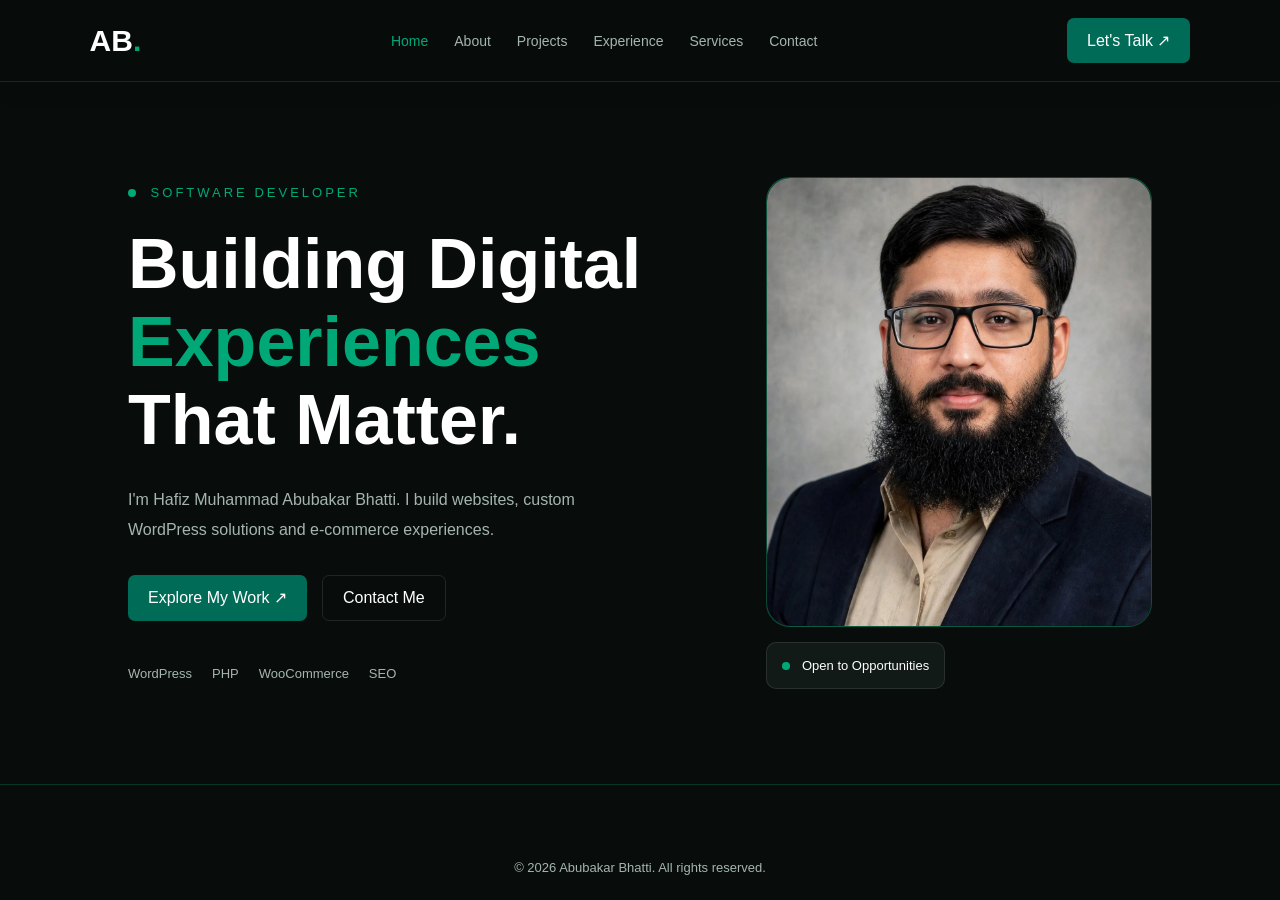
<file: index.html>
<!DOCTYPE html>
<html lang="en">
<head>
  <meta charset="UTF-8">
  <meta name="viewport" content="width=device-width, initial-scale=1.0">
  <meta name="description" content="Portfolio of Hafiz Muhammad Abubakar Bhatti, Software Developer.">
  <title>Abubakar Bhatti | Software Developer</title>
  <link rel="stylesheet" href="css/style.css">

</head>
<body>

  <header class="site-header">
    <a class="logo" href="index.html">
      AB<span>.</span>
    </a>

    <nav class="navigation">
      <a class="active" href="index.html">Home</a>
      <a href="about.html">About</a>
      <a href="projects.html">Projects</a>
      <a href="experience.html">Experience</a>
      <a href="services.html">Services</a>
      <a href="contact.html">Contact</a>
    </nav>

    <a class="header-btn" href="contact.html">
      Let's Talk <span>↗</span>
    </a>

    
    <button class="menu-btn"
        aria-label="Toggle menu"
        aria-expanded="false">
        ☰
    </button>
  </header>

  <main>
    <section class="hero">
      <div class="hero-content">
        <p class="eyebrow">
          <span class="status-dot"></span>
          SOFTWARE DEVELOPER
        </p>

        <h1>
          Building Digital<br>
          <span>Experiences</span><br>
          That Matter.
        </h1>

        <p class="hero-description">
          I'm Hafiz Muhammad Abubakar Bhatti.
          I build websites, custom WordPress solutions
          and e-commerce experiences.
        </p>

        <div class="hero-actions">
          <a class="primary-btn" href="projects.html">
            Explore My Work ↗
          </a>
          <a class="secondary-btn" href="contact.html">
            Contact Me
          </a>
        </div>

        <div class="hero-meta">
          <span>WordPress</span>
          <span>PHP</span>
          <span>WooCommerce</span>
          <span>SEO</span>
        </div>
      </div>

      <div class="hero-visual">
        <div class="profile-placeholder">
          <img
            src="images/abubakar-profile.jpg"
            alt="Hafiz Muhammad Abubakar Bhatti"
            class="hero-photo"
          >
        </div>
        <div class="floating-card">
          <span class="status-dot"></span>
          Open to Opportunities
        </div>
      </div>
    </section>
  </main>

  <footer class="site-footer">
    <p>© 2026 Abubakar Bhatti. All rights reserved.</p>
  </footer>

  <script src="js/main.js"></script>
</body>
</html>
</file>
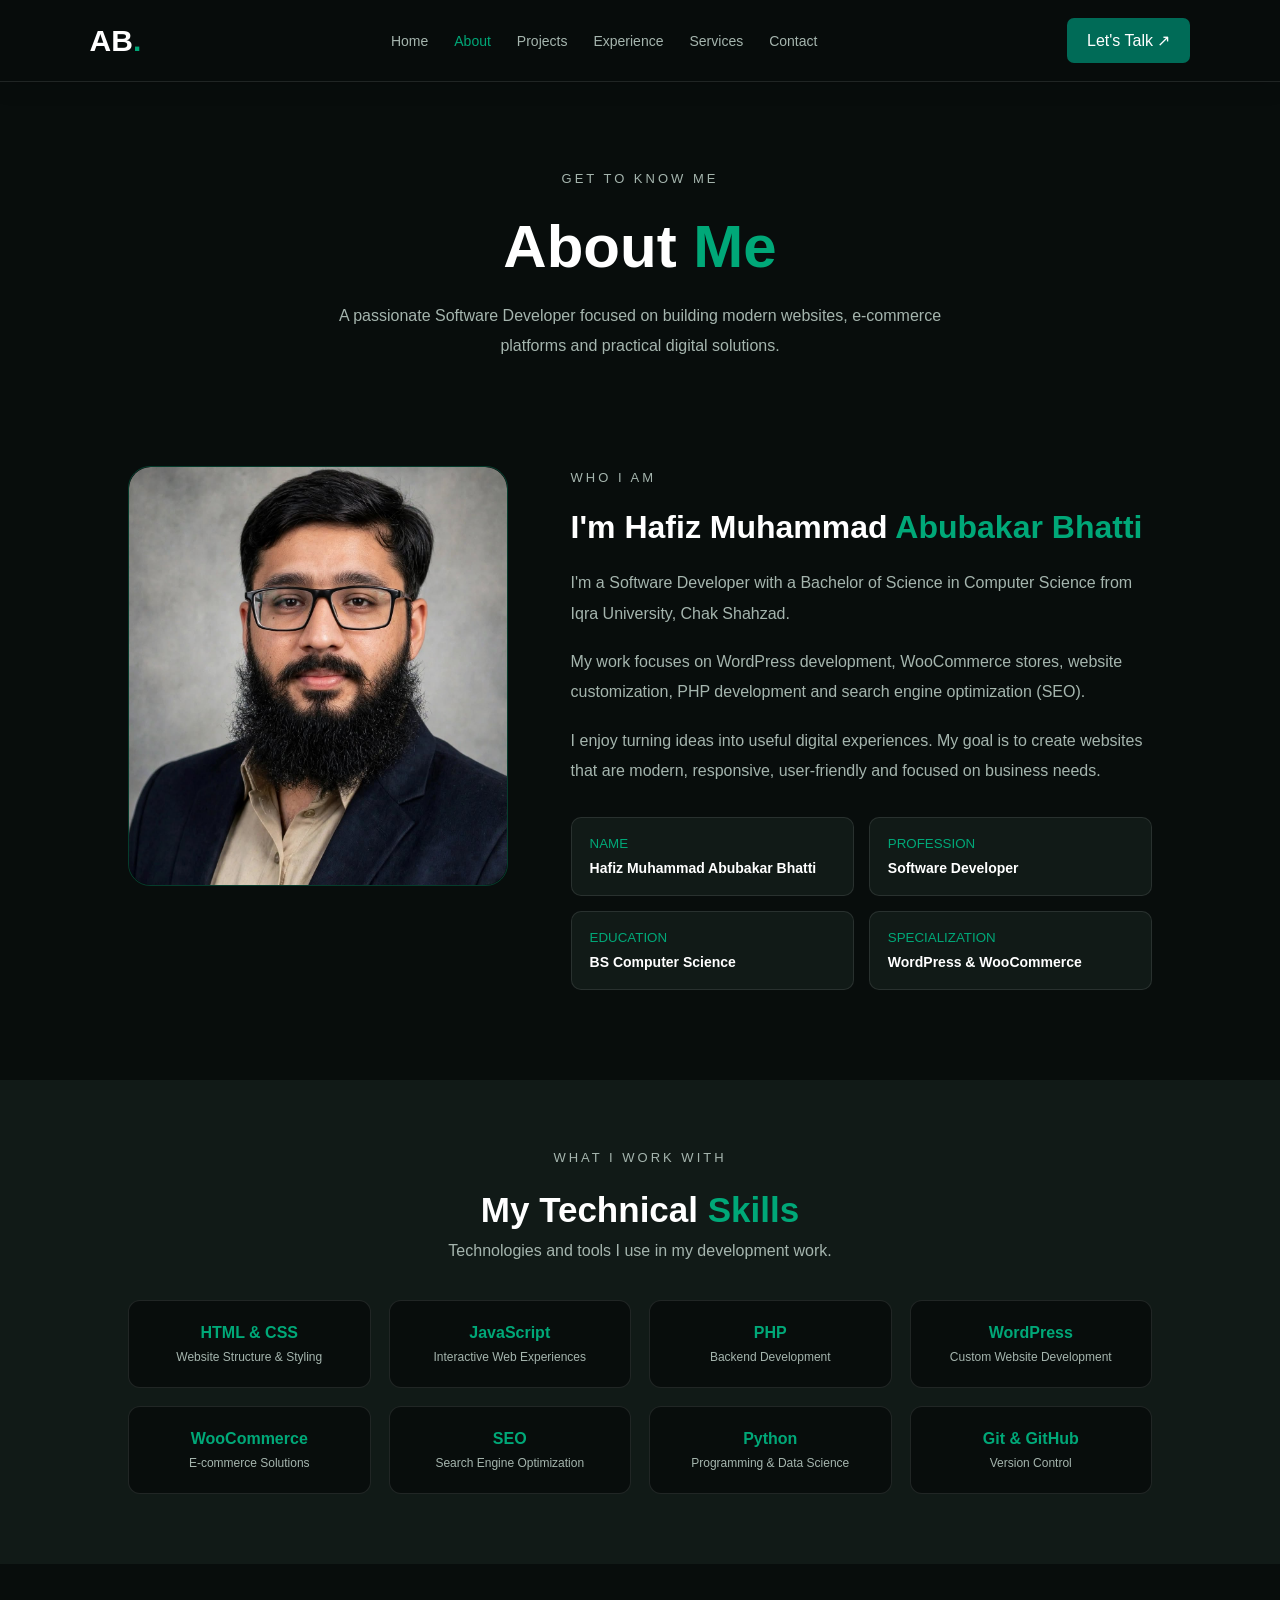
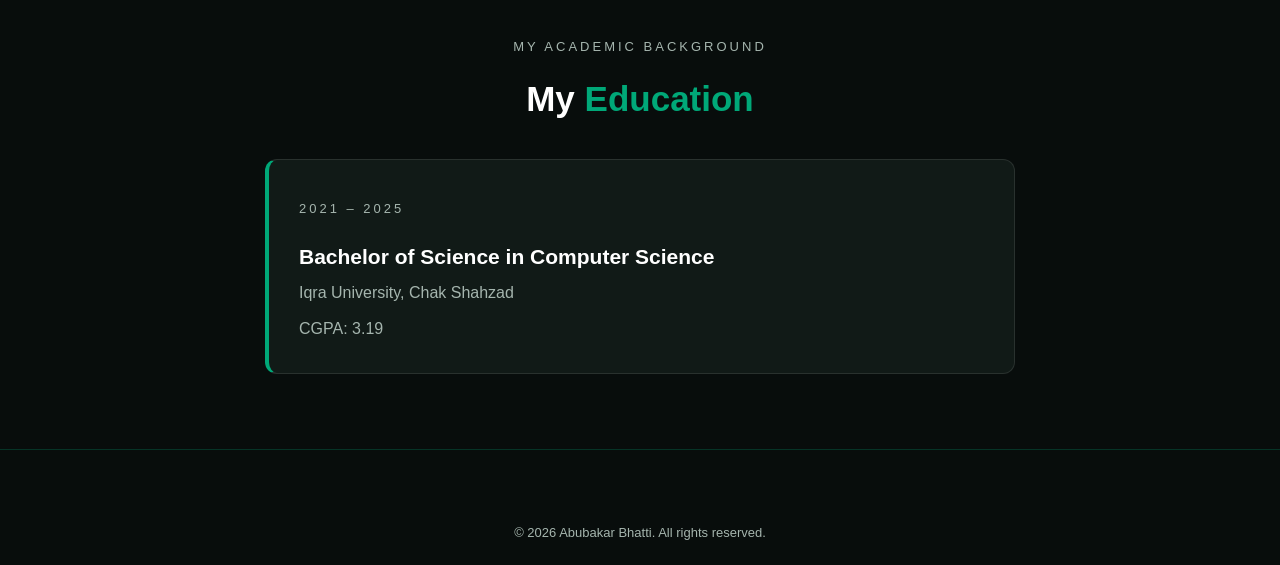
<file: about.html>
<!DOCTYPE html>
<html lang="en">
<head>
  <meta charset="UTF-8">
  <meta name="viewport" content="width=device-width, initial-scale=1.0">

  <meta name="description" content="Learn more about Hafiz Muhammad Abubakar Bhatti, Software Developer specializing in WordPress, WooCommerce and web development.">

  <title>About Me | Abubakar Bhatti</title>

  <link rel="stylesheet" href="css/style.css">

  <style>
    .about-hero {
      padding: 85px 10% 55px;
      text-align: center;
    }

    .about-hero h1 {
      font-size: clamp(38px, 5vw, 60px);
      margin: 20px 0;
    }

    .about-hero h1 span {
      color: var(--green-light);
    }

    .about-hero p {
      color: var(--muted);
      max-width: 650px;
      margin: auto;
      line-height: 1.9;
    }

    .about-section {
      padding: 50px 10% 90px;
      display: grid;
      grid-template-columns: 0.8fr 1.2fr;
      gap: 55px;
      align-items: start;
    }

    .about-image {
    width: 100%;
    max-width: 380px;
    height: 420px;
    overflow: hidden;
    border-radius: 22px;
    border: 1px solid rgba(0, 168, 120, 0.3);
}

.about-image img {
    width: 100%;
    height: 100%;
    display: block;
    object-fit: cover;
    object-position: center 20%;
    border-radius: 22px;
}

    .about-content h2 {
      font-size: 32px;
      margin-bottom: 22px;
    }

    .about-content h2 span {
      color: var(--green-light);
    }

    .about-content > p {
      color: var(--muted);
      line-height: 1.9;
      margin-bottom: 18px;
    }

    .info-grid {
      display: grid;
      grid-template-columns: 1fr 1fr;
      gap: 15px;
      margin-top: 30px;
    }

    .info-card {
      background: var(--surface);
      border: 1px solid var(--border);
      padding: 18px;
      border-radius: 10px;
    }

    .info-card small {
      display: block;
      color: var(--green-light);
      margin-bottom: 8px;
    }

    .info-card strong {
      font-size: 14px;
      overflow-wrap: anywhere;
    }

    .skills-section {
      padding: 70px 10%;
      background: var(--surface);
    }

    .section-heading {
      text-align: center;
      margin-bottom: 40px;
    }

    .section-heading h2 {
      font-size: 35px;
      margin-bottom: 12px;
    }

    .section-heading h2 span {
      color: var(--green-light);
    }

    .section-heading p {
      color: var(--muted);
    }

    .skills-grid {
      display: grid;
      grid-template-columns: repeat(4, 1fr);
      gap: 18px;
    }

    .skill-card {
      padding: 23px 15px;
      text-align: center;
      background: var(--bg);
      border: 1px solid var(--border);
      border-radius: 12px;
      transition: 0.3s;
    }

    .skill-card:hover {
      border-color: var(--green-light);
      transform: translateY(-5px);
    }

    .skill-card h3 {
      color: var(--green-light);
      font-size: 16px;
      margin-bottom: 8px;
    }

    .skill-card p {
      color: var(--muted);
      font-size: 12px;
    }

    .education-section {
      padding: 75px 10%;
    }

    .education-card {
      max-width: 750px;
      margin: auto;
      padding: 30px;
      background: var(--surface);
      border: 1px solid var(--border);
      border-left: 4px solid var(--green-light);
      border-radius: 12px;
    }

    .education-card h3 {
      font-size: 21px;
      margin-bottom: 10px;
    }

    .education-card p {
      color: var(--muted);
      line-height: 1.8;
      margin-top: 7px;
    }

    @media (max-width: 800px) {
      .about-section {
        grid-template-columns: 1fr;
      }

      .skills-grid {
        grid-template-columns: repeat(2, 1fr);
      }
    }

    @media (max-width: 500px) {
      .about-hero,
      .about-section,
      .skills-section,
      .education-section {
        padding-left: 6%;
        padding-right: 6%;
      }

      .info-grid {
        grid-template-columns: 1fr;
      }

      .skills-grid {
        grid-template-columns: 1fr 1fr;
      }

      .about-image {
        height: 350px;
        min-height: 0;
      }
    }
  </style>
</head>

<body>

  <!-- Header -->
  <header class="site-header">

    <a class="logo" href="index.html">
      AB<span>.</span>
    </a>

    <nav class="navigation">
      <a href="index.html">Home</a>
      <a class="active" href="about.html">About</a>
      <a href="projects.html">Projects</a>
      <a href="experience.html">Experience</a>
      <a href="services.html">Services</a>
      <a href="contact.html">Contact</a>
    </nav>

    <a class="header-btn" href="contact.html">
      Let's Talk <span>↗</span>
    </a>

    <button class="menu-btn"
      aria-label="Toggle menu"
      aria-expanded="false">
      ☰
    </button>

  </header>

  <main>

    <!-- About Hero -->
    <section class="about-hero">

      <p class="eyebrow">GET TO KNOW ME</p>

      <h1>About <span>Me</span></h1>

      <p>
        A passionate Software Developer focused on building
        modern websites, e-commerce platforms and practical
        digital solutions.
      </p>

    </section>

    <!-- About Content -->
    <section class="about-section">

      <div class="about-image">
          <img
              src="images/abubakar-profile.jpg"
              alt="Hafiz Muhammad Abubakar Bhatti"
          >
      </div>

      <div class="about-content">

        <p class="eyebrow">WHO I AM</p>

        <h2>
          I'm Hafiz Muhammad
          <span>Abubakar Bhatti</span>
        </h2>

        <p>
          I'm a Software Developer with a Bachelor of Science
          in Computer Science from Iqra University, Chak Shahzad.
        </p>

        <p>
          My work focuses on WordPress development, WooCommerce
          stores, website customization, PHP development and
          search engine optimization (SEO).
        </p>

        <p>
          I enjoy turning ideas into useful digital experiences.
          My goal is to create websites that are modern, responsive,
          user-friendly and focused on business needs.
        </p>

        <div class="info-grid">

          <div class="info-card">
            <small>NAME</small>
            <strong>Hafiz Muhammad Abubakar Bhatti</strong>
          </div>

          <div class="info-card">
            <small>PROFESSION</small>
            <strong>Software Developer</strong>
          </div>

          <div class="info-card">
            <small>EDUCATION</small>
            <strong>BS Computer Science</strong>
          </div>

          <div class="info-card">
            <small>SPECIALIZATION</small>
            <strong>WordPress & WooCommerce</strong>
          </div>

        </div>

      </div>

    </section>

    <!-- Skills -->
    <section class="skills-section">

      <div class="section-heading">
        <p class="eyebrow">WHAT I WORK WITH</p>
        <h2>My Technical <span>Skills</span></h2>
        <p>Technologies and tools I use in my development work.</p>
      </div>

      <div class="skills-grid">

        <div class="skill-card">
          <h3>HTML & CSS</h3>
          <p>Website Structure & Styling</p>
        </div>

        <div class="skill-card">
          <h3>JavaScript</h3>
          <p>Interactive Web Experiences</p>
        </div>

        <div class="skill-card">
          <h3>PHP</h3>
          <p>Backend Development</p>
        </div>

        <div class="skill-card">
          <h3>WordPress</h3>
          <p>Custom Website Development</p>
        </div>

        <div class="skill-card">
          <h3>WooCommerce</h3>
          <p>E-commerce Solutions</p>
        </div>

        <div class="skill-card">
          <h3>SEO</h3>
          <p>Search Engine Optimization</p>
        </div>

        <div class="skill-card">
          <h3>Python</h3>
          <p>Programming & Data Science</p>
        </div>

        <div class="skill-card">
          <h3>Git & GitHub</h3>
          <p>Version Control</p>
        </div>

      </div>

    </section>

    <!-- Education -->
    <section class="education-section">

      <div class="section-heading">
        <p class="eyebrow">MY ACADEMIC BACKGROUND</p>
        <h2>My <span>Education</span></h2>
      </div>

      <div class="education-card">

        <p class="eyebrow">2021 – 2025</p>

        <h3>Bachelor of Science in Computer Science</h3>

        <p>Iqra University, Chak Shahzad</p>

        <p>CGPA: 3.19</p>

      </div>

    </section>

  </main>

  <!-- Footer -->
  <footer class="site-footer">
    <p>© 2026 Abubakar Bhatti. All rights reserved.</p>
  </footer>

  <script src="js/main.js"></script>

</body>
</html>
</file>
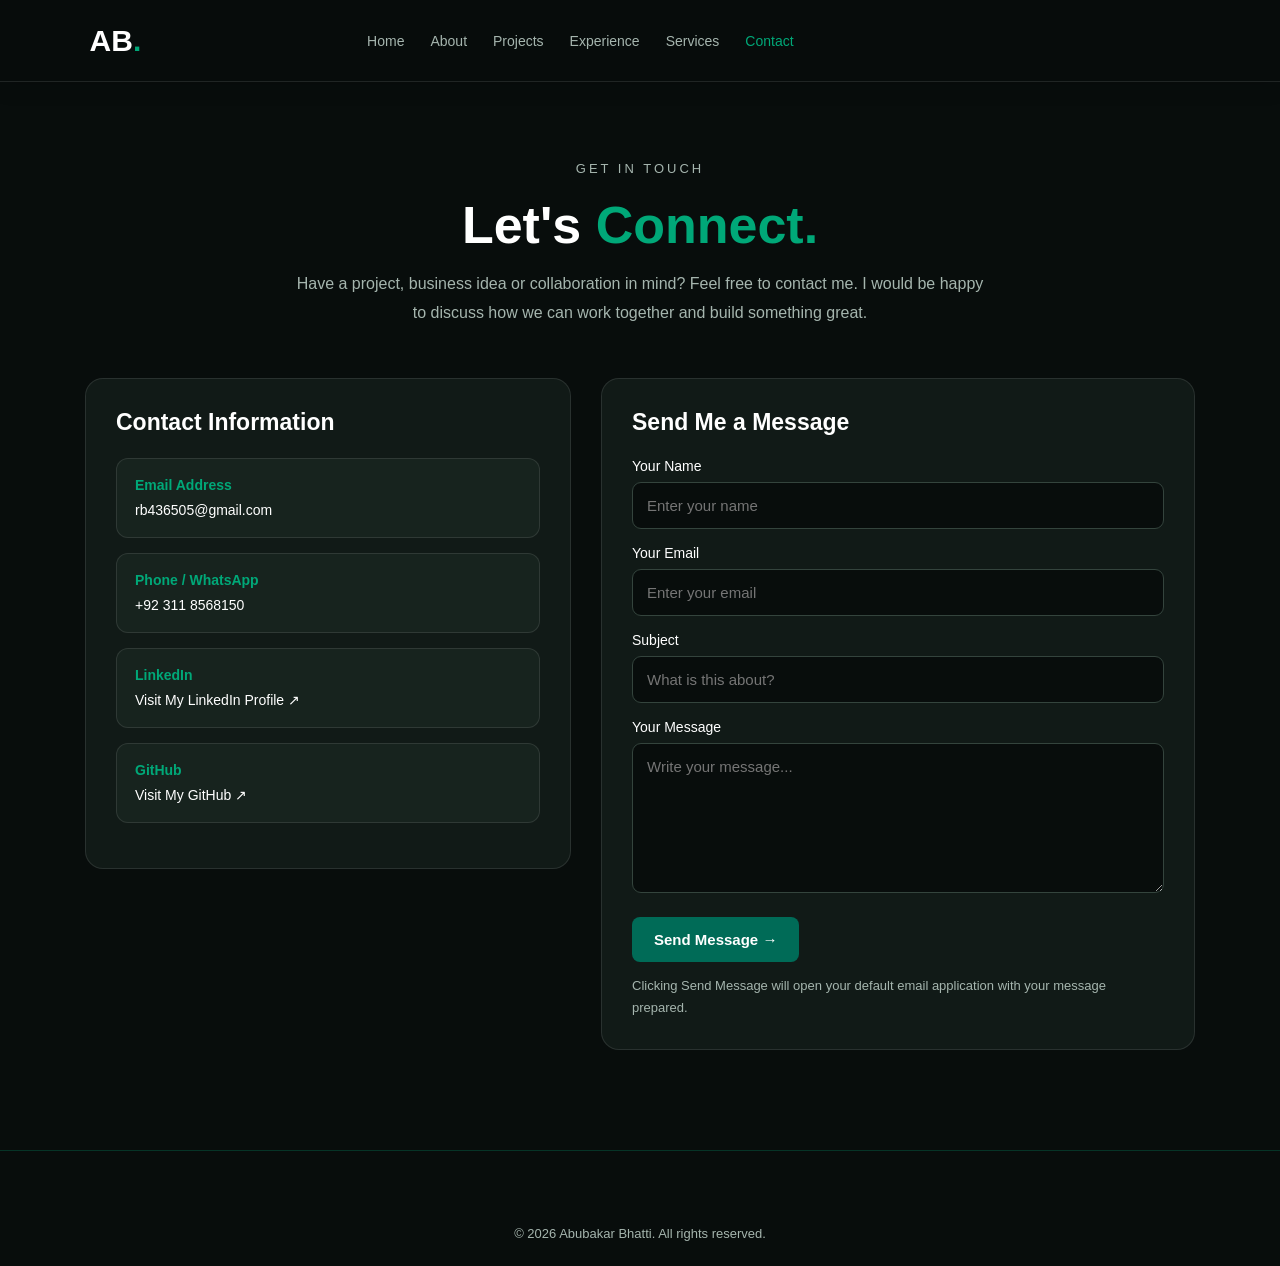
<file: contact.html>
<!DOCTYPE html>
<html lang="en">

<head>
  <meta charset="UTF-8">
  <meta name="viewport" content="width=device-width, initial-scale=1.0">

  <meta name="description" content="Contact Hafiz Muhammad Abubakar Bhatti, Software Developer, for website development, WordPress, PHP and e-commerce projects.">

  <title>Contact | Abubakar Bhatti</title>

  <link rel="stylesheet" href="css/style.css">

  <style>

    /* CONTACT PAGE */

    .contact-section {
      max-width: 1150px;
      margin: auto;
      padding: 75px 20px 100px;
    }

    .contact-heading {
      text-align: center;
      margin-bottom: 50px;
    }

    .contact-heading h1 {
      font-size: clamp(34px, 5vw, 52px);
      margin: 15px 0;
    }

    .contact-heading h1 span {
      color: var(--green-light);
    }

    .contact-heading p {
      color: var(--muted);
      max-width: 700px;
      margin: auto;
      line-height: 1.8;
    }


    /* HEADER ALIGNMENT */

    .header-spacer {
      width: 171px;
      height: 66px;
      flex-shrink: 0;
      visibility: hidden;
    }


    /* CONTACT LAYOUT */

    .contact-layout {
      display: grid;
      grid-template-columns: 0.9fr 1.1fr;
      gap: 30px;
      align-items: start;
    }

    .contact-info,
    .contact-form {
      background: var(--surface);
      border: 1px solid var(--border);
      border-radius: 18px;
      padding: 30px;
    }

    .contact-info h2,
    .contact-form h2 {
      margin-bottom: 22px;
      font-size: 23px;
    }


    /* CONTACT INFORMATION */

    .contact-item {
      padding: 18px;
      margin-bottom: 15px;
      background: #17231E;
      border: 1px solid var(--border);
      border-radius: 12px;
      transition: 0.3s ease;
    }

    .contact-item:hover {
      border-color: var(--green-light);
      transform: translateY(-3px);
    }

    .contact-item h3 {
      color: var(--green-light);
      font-size: 14px;
      margin-bottom: 8px;
    }

    .contact-item a {
      color: var(--white);
      text-decoration: none;
      overflow-wrap: anywhere;
      font-size: 14px;
    }

    .contact-item a:hover {
      color: var(--green-light);
    }


    /* CONTACT FORM */

    .contact-form label {
      display: block;
      margin: 16px 0 8px;
      color: var(--white);
      font-size: 14px;
    }

    .contact-form input,
    .contact-form textarea {
      width: 100%;
      padding: 14px;
      border-radius: 9px;
      border: 1px solid #34443D;
      background: var(--bg);
      color: var(--white);
      font-family: inherit;
      font-size: 15px;
      outline: none;
      transition: 0.3s ease;
    }

    .contact-form input:focus,
    .contact-form textarea:focus {
      border-color: var(--green-light);
      box-shadow: 0 0 0 3px rgba(0,168,120,0.10);
    }

    .contact-form textarea {
      min-height: 150px;
      resize: vertical;
    }

    .contact-form button {
      margin-top: 20px;
      padding: 14px 22px;
      background: var(--green);
      color: var(--white);
      border: none;
      border-radius: 8px;
      cursor: pointer;
      font-size: 15px;
      font-weight: 600;
      transition: 0.3s ease;
    }

    .contact-form button:hover {
      background: var(--green-light);
      transform: translateY(-2px);
    }

    .contact-note {
      color: var(--muted);
      font-size: 13px;
      margin-top: 13px;
      line-height: 1.7;
    }

    .form-status {
      display: none;
      margin-top: 15px;
      color: var(--green-light);
      font-size: 14px;
      line-height: 1.7;
    }


    /* RESPONSIVE DESIGN */

    @media (max-width: 768px) {

      .header-spacer {
        display: none;
      }

      .contact-layout {
        grid-template-columns: 1fr;
      }

      .contact-info,
      .contact-form {
        padding: 22px;
      }

      .contact-section {
        padding-top: 55px;
      }

    }

    @media (max-width: 480px) {

      .contact-heading {
        margin-bottom: 35px;
      }

      .contact-form button {
        width: 100%;
      }

    }

  </style>

</head>

<body>


  <!-- HEADER -->

  <header class="site-header">

    <a class="logo" href="index.html">
      AB<span>.</span>
    </a>

    <nav class="navigation">

      <a href="index.html">Home</a>

      <a href="about.html">About</a>

      <a href="projects.html">Projects</a>

      <a href="experience.html">Experience</a>

      <a href="services.html">Services</a>

      <a class="active" href="contact.html">Contact</a>

    </nav>

    <!-- Empty space keeps header alignment consistent with Home -->

    <div class="header-spacer" aria-hidden="true"></div>

    <button
      class="menu-btn"
      aria-label="Toggle menu"
      aria-expanded="false"
      type="button">

      ☰

    </button>

  </header>


  <!-- MAIN CONTACT SECTION -->

  <main>

    <section class="contact-section">

      <div class="contact-heading">

        <p class="eyebrow">GET IN TOUCH</p>

        <h1>
          Let's <span>Connect.</span>
        </h1>

        <p>
          Have a project, business idea or collaboration in mind?
          Feel free to contact me. I would be happy to discuss
          how we can work together and build something great.
        </p>

      </div>


      <div class="contact-layout">


        <!-- CONTACT INFORMATION -->

        <section class="contact-info">

          <h2>Contact Information</h2>


          <div class="contact-item">

            <h3>Email Address</h3>

            <a href="mailto:rb436505@gmail.com">
              rb436505@gmail.com
            </a>

          </div>


          <div class="contact-item">

            <h3>Phone / WhatsApp</h3>

            <a
              href="https://wa.me/923118568150"
              target="_blank"
              rel="noopener noreferrer">

              +92 311 8568150

            </a>

          </div>


          <div class="contact-item">

            <h3>LinkedIn</h3>

            <a
              href="https://www.linkedin.com/in/hafizmuhammadabubakarbhatti"
              target="_blank"
              rel="noopener noreferrer">

              Visit My LinkedIn Profile ↗

            </a>

          </div>


          <div class="contact-item">

            <h3>GitHub</h3>

            <a
              href="https://github.com/abubakar150"
              target="_blank"
              rel="noopener noreferrer">

              Visit My GitHub ↗

            </a>

          </div>

        </section>



        <!-- CONTACT FORM -->

        <section class="contact-form">

          <h2>Send Me a Message</h2>

          <form id="contactForm">


            <label for="name">
              Your Name
            </label>

            <input
              type="text"
              id="name"
              name="name"
              required
              maxlength="100"
              autocomplete="name"
              placeholder="Enter your name">


            <label for="email">
              Your Email
            </label>

            <input
              type="email"
              id="email"
              name="email"
              required
              maxlength="150"
              autocomplete="email"
              placeholder="Enter your email">


            <label for="subject">
              Subject
            </label>

            <input
              type="text"
              id="subject"
              name="subject"
              required
              maxlength="150"
              placeholder="What is this about?">


            <label for="message">
              Your Message
            </label>

            <textarea
              id="message"
              name="message"
              required
              maxlength="3000"
              placeholder="Write your message..."></textarea>


            <button type="submit">
              Send Message →
            </button>


            <p class="contact-note">
              Clicking Send Message will open your default
              email application with your message prepared.
            </p>


            <p
              class="form-status"
              id="formStatus"
              role="status"
              aria-live="polite">
            </p>

          </form>

        </section>

      </div>

    </section>

  </main>



  <!-- FOOTER -->

  <footer class="site-footer">

    <p>
      © 2026 Abubakar Bhatti. All rights reserved.
    </p>

  </footer>



  <!-- MAIN JAVASCRIPT -->

  <script src="js/main.js"></script>



  <!-- CONTACT FORM JAVASCRIPT -->

  <script>

    const contactForm = document.getElementById("contactForm");

    if (contactForm) {

      contactForm.addEventListener("submit", function(event) {

        event.preventDefault();

        if (!contactForm.reportValidity()) {
          return;
        }

        const name =
          document.getElementById("name").value.trim();

        const email =
          document.getElementById("email").value.trim();

        const subject =
          document.getElementById("subject").value.trim();

        const message =
          document.getElementById("message").value.trim();


        const body =
          "Name: " + name + "\n" +
          "Email: " + email + "\n\n" +
          "Message:\n" + message;


        const mailtoLink =
          "mailto:rb436505@gmail.com" +
          "?subject=" + encodeURIComponent(subject) +
          "&body=" + encodeURIComponent(body);


        const status =
          document.getElementById("formStatus");

        status.style.display = "block";

        status.textContent =
          "Your email application should open now. Please review and send your message there.";


        window.location.href = mailtoLink;

      });

    }

  </script>

</body>
</html>
</file>
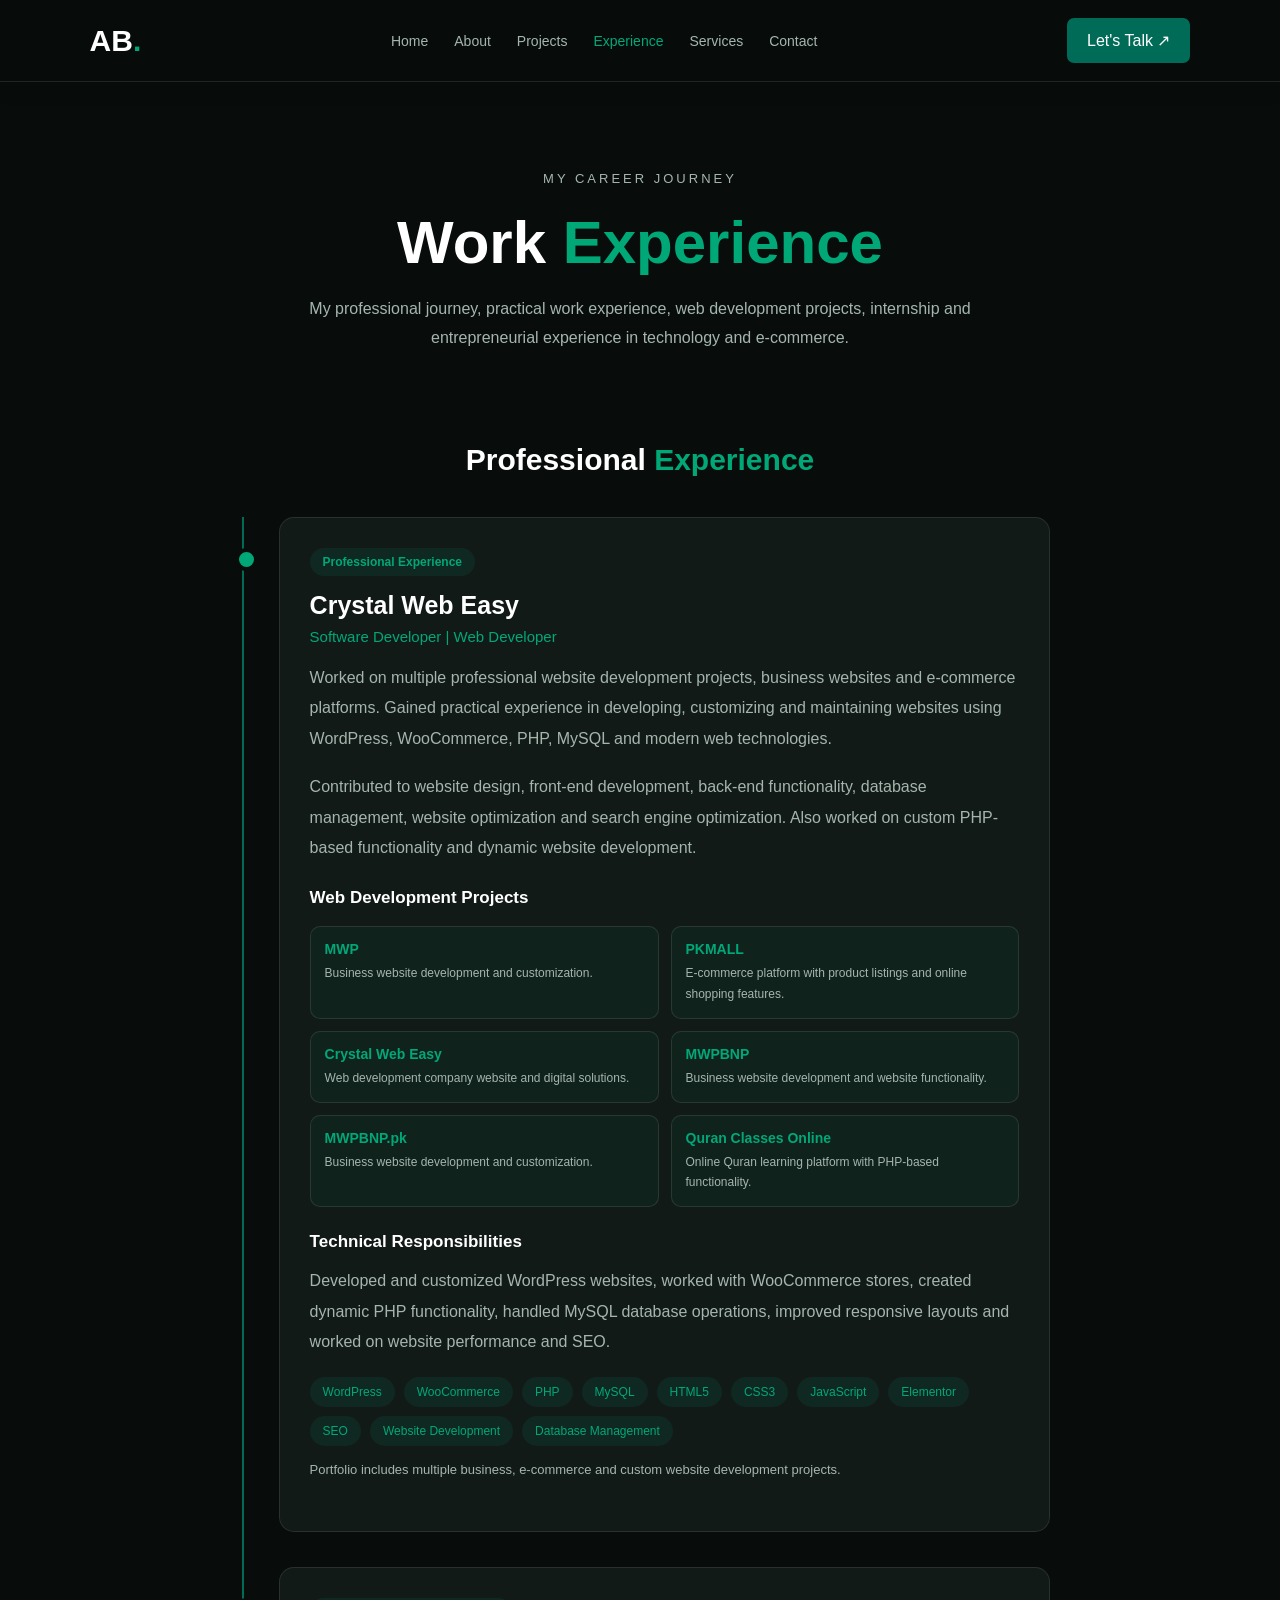
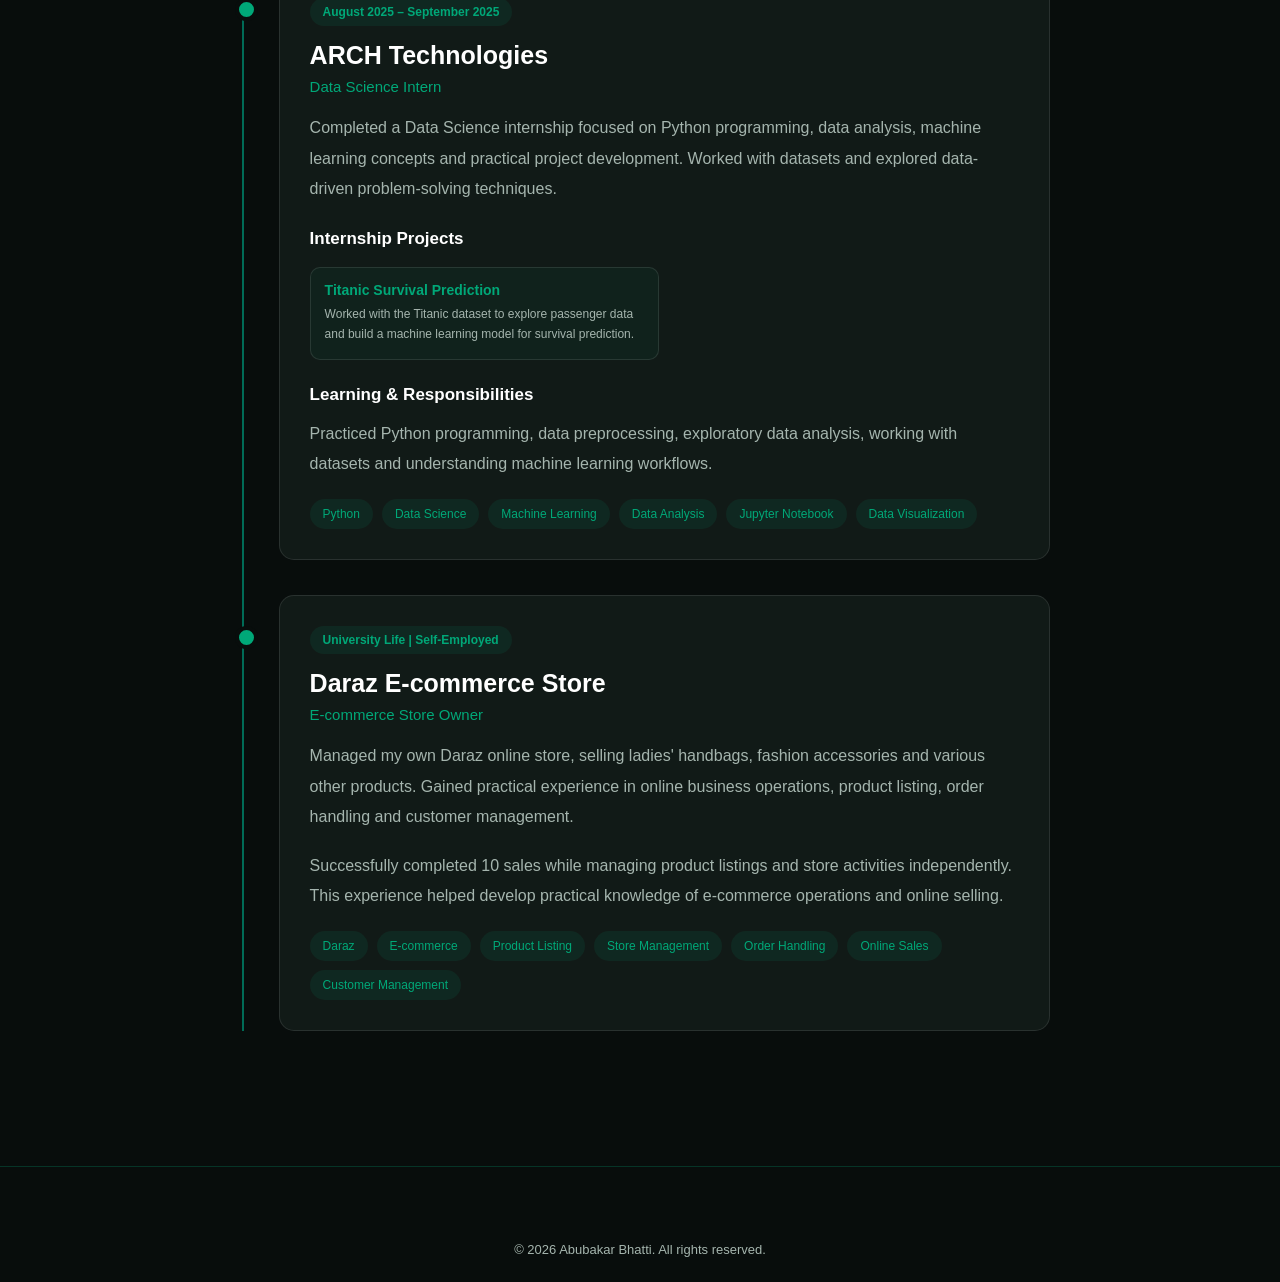
<file: experience.html>
<!DOCTYPE html>
<html lang="en">
<head>
  <meta charset="UTF-8">
  <meta name="viewport" content="width=device-width, initial-scale=1.0">

  <meta name="description" content="Professional experience, web development projects, PHP and MySQL development, data science internship and e-commerce experience of Hafiz Muhammad Abubakar Bhatti.">

  <title>Experience | Abubakar Bhatti</title>

  <link rel="stylesheet" href="css/style.css">

  <style>
    .experience-hero {
      text-align: center;
      padding: 85px 7% 55px;
    }

    .experience-hero h1 {
      font-size: clamp(38px, 5vw, 60px);
      margin: 18px 0;
    }

    .experience-hero h1 span {
      color: var(--green-light);
    }

    .experience-hero p {
      color: var(--muted);
      max-width: 700px;
      margin: auto;
      line-height: 1.8;
    }

    .experience-section {
      max-width: 1000px;
      margin: auto;
      padding: 35px 7% 100px;
    }

    .timeline {
      position: relative;
      border-left: 2px solid var(--green);
      margin-left: 12px;
      padding-left: 35px;
    }

    .experience-card {
      position: relative;
      background: var(--surface);
      border: 1px solid var(--border);
      border-radius: 15px;
      padding: 30px;
      margin-bottom: 35px;
      transition: 0.3s ease;
    }

    .experience-card:hover {
      border-color: var(--green-light);
      transform: translateY(-4px);
      box-shadow: 0 12px 30px rgba(0,168,120,0.08);
    }

    .experience-card::before {
      content: "";
      position: absolute;
      width: 15px;
      height: 15px;
      background: var(--green-light);
      border: 4px solid var(--bg);
      border-radius: 50%;
      left: -45px;
      top: 30px;
    }

    .experience-date {
      display: inline-block;
      color: var(--green-light);
      background: rgba(0,168,120,0.10);
      padding: 7px 13px;
      border-radius: 20px;
      font-size: 12px;
      margin-bottom: 15px;
      font-weight: bold;
    }

    .experience-card h2 {
      font-size: 25px;
      margin-bottom: 8px;
    }

    .experience-card h3 {
      color: var(--green-light);
      font-size: 15px;
      font-weight: 500;
      margin-bottom: 18px;
    }

    .experience-card p {
      color: var(--muted);
      line-height: 1.9;
      margin-bottom: 18px;
    }

    .experience-card h4 {
      font-size: 17px;
      margin: 25px 0 14px;
      color: var(--white);
    }

    .project-list {
      display: grid;
      grid-template-columns: repeat(2, 1fr);
      gap: 12px;
      margin: 18px 0;
    }

    .project-item {
      background: rgba(0,168,120,0.06);
      border: 1px solid var(--border);
      border-radius: 10px;
      padding: 14px;
      transition: 0.3s ease;
    }

    .project-item:hover {
      border-color: var(--green-light);
      transform: translateY(-3px);
    }

    .project-item strong {
      display: block;
      color: var(--green-light);
      margin-bottom: 6px;
      font-size: 14px;
    }

    .project-item span {
      color: var(--muted);
      font-size: 12px;
      line-height: 1.6;
    }

    .experience-tags {
      display: flex;
      flex-wrap: wrap;
      gap: 9px;
      margin-top: 20px;
    }

    .experience-tags span {
      background: rgba(0,168,120,0.10);
      color: var(--green-light);
      padding: 8px 13px;
      border-radius: 20px;
      font-size: 12px;
    }

    .section-title {
      text-align: center;
      font-size: 30px;
      margin-bottom: 40px;
    }

    .section-title span {
      color: var(--green-light);
    }

    .project-note {
      font-size: 13px;
      color: var(--muted);
      margin-top: 12px;
    }

    @media (max-width: 600px) {
      .experience-section {
        padding-left: 7%;
        padding-right: 5%;
      }

      .experience-card {
        padding: 22px;
      }

      .experience-card h2 {
        font-size: 21px;
      }

      .project-list {
        grid-template-columns: 1fr;
      }
    }
  </style>
</head>

<body>

  <!-- Header -->
  <header class="site-header">

    <a class="logo" href="index.html">AB<span>.</span></a>

    <nav class="navigation">
      <a href="index.html">Home</a>
      <a href="about.html">About</a>
      <a href="projects.html">Projects</a>
      <a class="active" href="experience.html">Experience</a>
      <a href="services.html">Services</a>
      <a href="contact.html">Contact</a>
    </nav>

    <a class="header-btn" href="contact.html">Let's Talk ↗</a>

    <button class="menu-btn"
      aria-label="Toggle menu"
      aria-expanded="false"
      type="button">
      ☰
    </button>

  </header>

  <main>

    <!-- Hero -->
    <section class="experience-hero">

      <p class="eyebrow">MY CAREER JOURNEY</p>

      <h1>Work <span>Experience</span></h1>

      <p>
        My professional journey, practical work experience,
        web development projects, internship and entrepreneurial
        experience in technology and e-commerce.
      </p>

    </section>

    <section class="experience-section">

      <h2 class="section-title">
        Professional <span>Experience</span>
      </h2>

      <div class="timeline">

        <!-- Crystal Web Easy -->
        <article class="experience-card">

          <div class="experience-date">
            Professional Experience
          </div>

          <h2>Crystal Web Easy</h2>

          <h3>Software Developer | Web Developer</h3>

          <p>
            Worked on multiple professional website development
            projects, business websites and e-commerce platforms.
            Gained practical experience in developing, customizing
            and maintaining websites using WordPress, WooCommerce,
            PHP, MySQL and modern web technologies.
          </p>

          <p>
            Contributed to website design, front-end development,
            back-end functionality, database management, website
            optimization and search engine optimization.
            Also worked on custom PHP-based functionality and
            dynamic website development.
          </p>

          <h4>Web Development Projects</h4>

          <div class="project-list">

            <div class="project-item">
              <strong>MWP</strong>
              <span>Business website development and customization.</span>
            </div>

            <div class="project-item">
              <strong>PKMALL</strong>
              <span>E-commerce platform with product listings and online shopping features.</span>
            </div>

            <div class="project-item">
              <strong>Crystal Web Easy</strong>
              <span>Web development company website and digital solutions.</span>
            </div>

            <div class="project-item">
              <strong>MWPBNP</strong>
              <span>Business website development and website functionality.</span>
            </div>

            <div class="project-item">
              <strong>MWPBNP.pk</strong>
              <span>Business website development and customization.</span>
            </div>

            <div class="project-item">
              <strong>Quran Classes Online</strong>
              <span>Online Quran learning platform with PHP-based functionality.</span>
            </div>

          </div>

          <h4>Technical Responsibilities</h4>

          <p>
            Developed and customized WordPress websites,
            worked with WooCommerce stores, created dynamic
            PHP functionality, handled MySQL database operations,
            improved responsive layouts and worked on website
            performance and SEO.
          </p>

          <div class="experience-tags">
            <span>WordPress</span>
            <span>WooCommerce</span>
            <span>PHP</span>
            <span>MySQL</span>
            <span>HTML5</span>
            <span>CSS3</span>
            <span>JavaScript</span>
            <span>Elementor</span>
            <span>SEO</span>
            <span>Website Development</span>
            <span>Database Management</span>
          </div>

          <p class="project-note">
            Portfolio includes multiple business, e-commerce
            and custom website development projects.
          </p>

        </article>

        <!-- ARCH Technologies -->
        <article class="experience-card">

          <div class="experience-date">
            August 2025 – September 2025
          </div>

          <h2>ARCH Technologies</h2>

          <h3>Data Science Intern</h3>

          <p>
            Completed a Data Science internship focused on
            Python programming, data analysis, machine learning
            concepts and practical project development.
            Worked with datasets and explored data-driven
            problem-solving techniques.
          </p>

          <h4>Internship Projects</h4>

          <div class="project-list">

            <div class="project-item">
              <strong>Titanic Survival Prediction</strong>
              <span>
                Worked with the Titanic dataset to explore
                passenger data and build a machine learning
                model for survival prediction.
              </span>
            </div>

          </div>

          <h4>Learning & Responsibilities</h4>

          <p>
            Practiced Python programming, data preprocessing,
            exploratory data analysis, working with datasets
            and understanding machine learning workflows.
          </p>

          <div class="experience-tags">
            <span>Python</span>
            <span>Data Science</span>
            <span>Machine Learning</span>
            <span>Data Analysis</span>
            <span>Jupyter Notebook</span>
            <span>Data Visualization</span>
          </div>

        </article>

        <!-- Daraz E-commerce Experience -->
        <article class="experience-card">

          <div class="experience-date">
            University Life | Self-Employed
          </div>

          <h2>Daraz E-commerce Store</h2>

          <h3>E-commerce Store Owner</h3>

          <p>
            Managed my own Daraz online store, selling ladies'
            handbags, fashion accessories and various other
            products. Gained practical experience in online
            business operations, product listing, order handling
            and customer management.
          </p>

          <p>
            Successfully completed 10 sales while managing
            product listings and store activities independently.
            This experience helped develop practical knowledge
            of e-commerce operations and online selling.
          </p>

          <div class="experience-tags">
            <span>Daraz</span>
            <span>E-commerce</span>
            <span>Product Listing</span>
            <span>Store Management</span>
            <span>Order Handling</span>
            <span>Online Sales</span>
            <span>Customer Management</span>
          </div>

        </article>

      </div>

    </section>

  </main>

  <!-- Footer -->
  <footer class="site-footer">
    <p>© 2026 Abubakar Bhatti. All rights reserved.</p>
  </footer>

  <script src="js/main.js"></script>

</body>
</html>
</file>
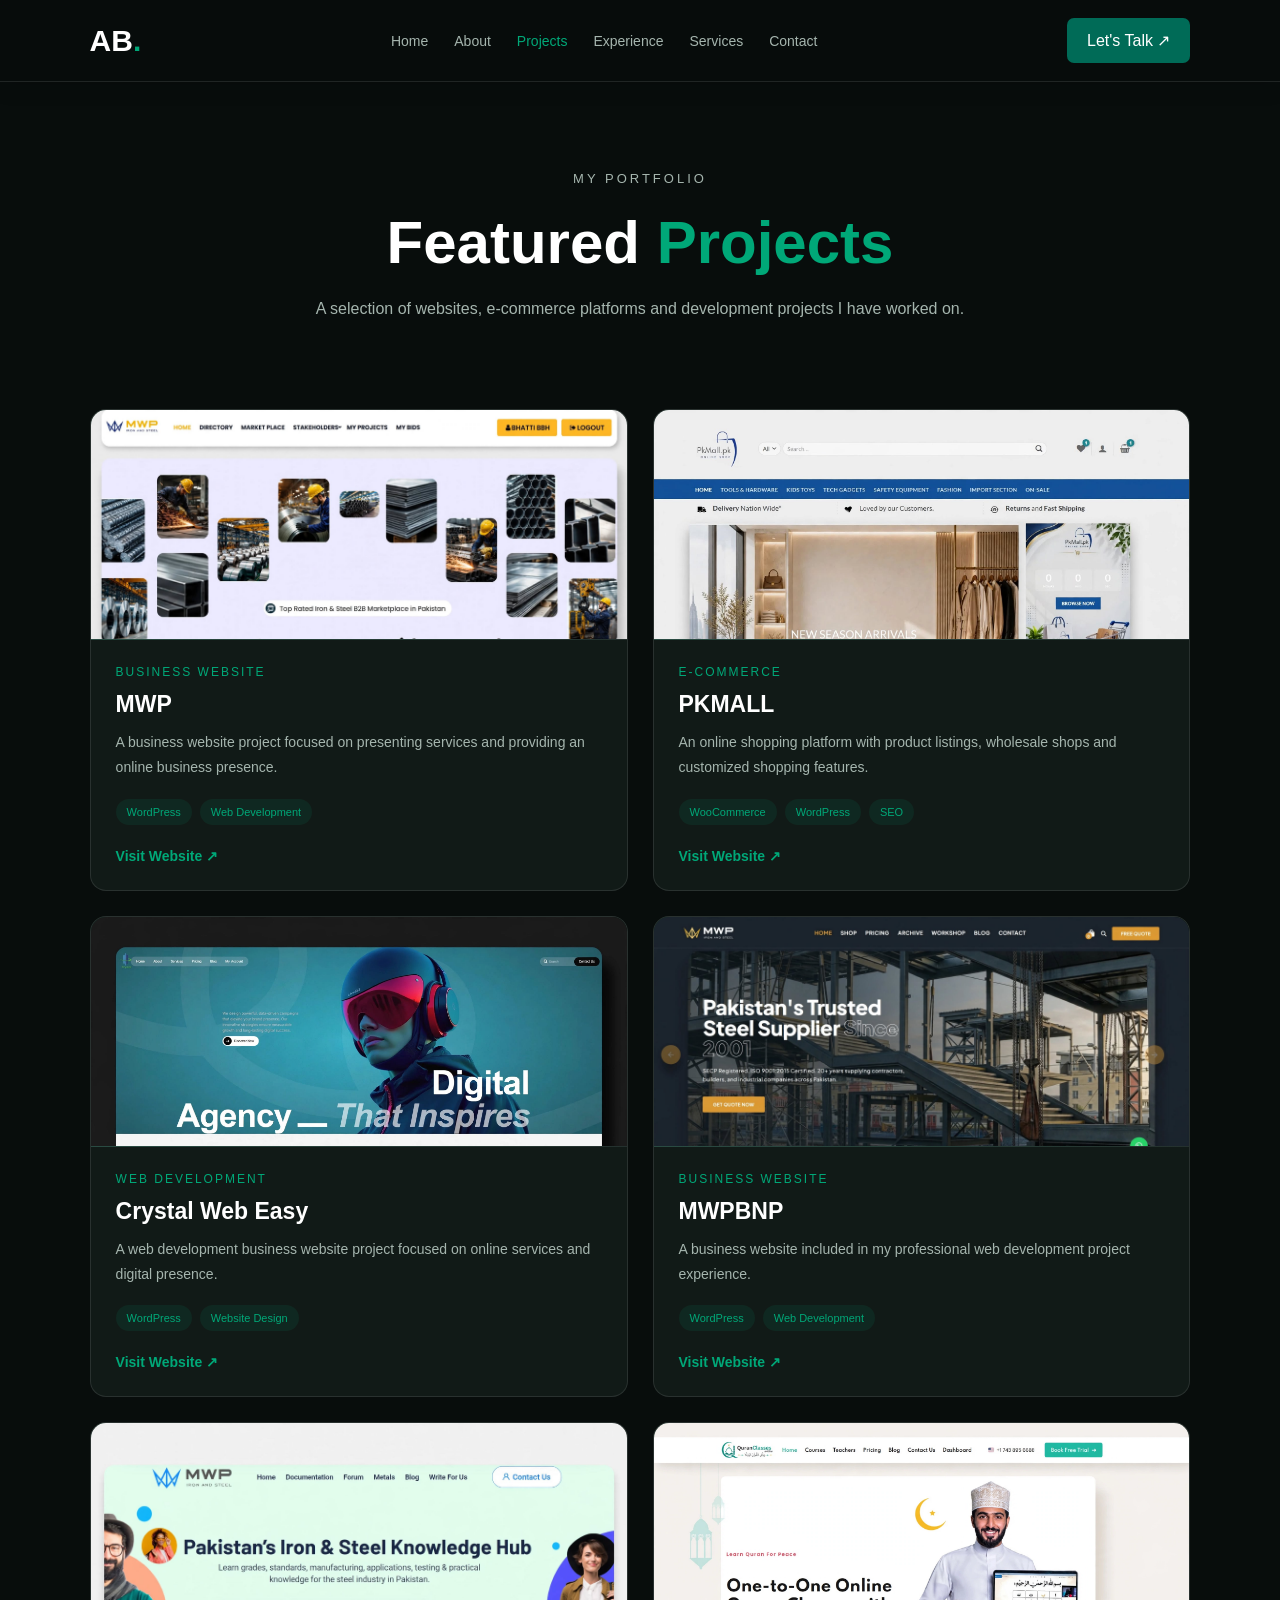
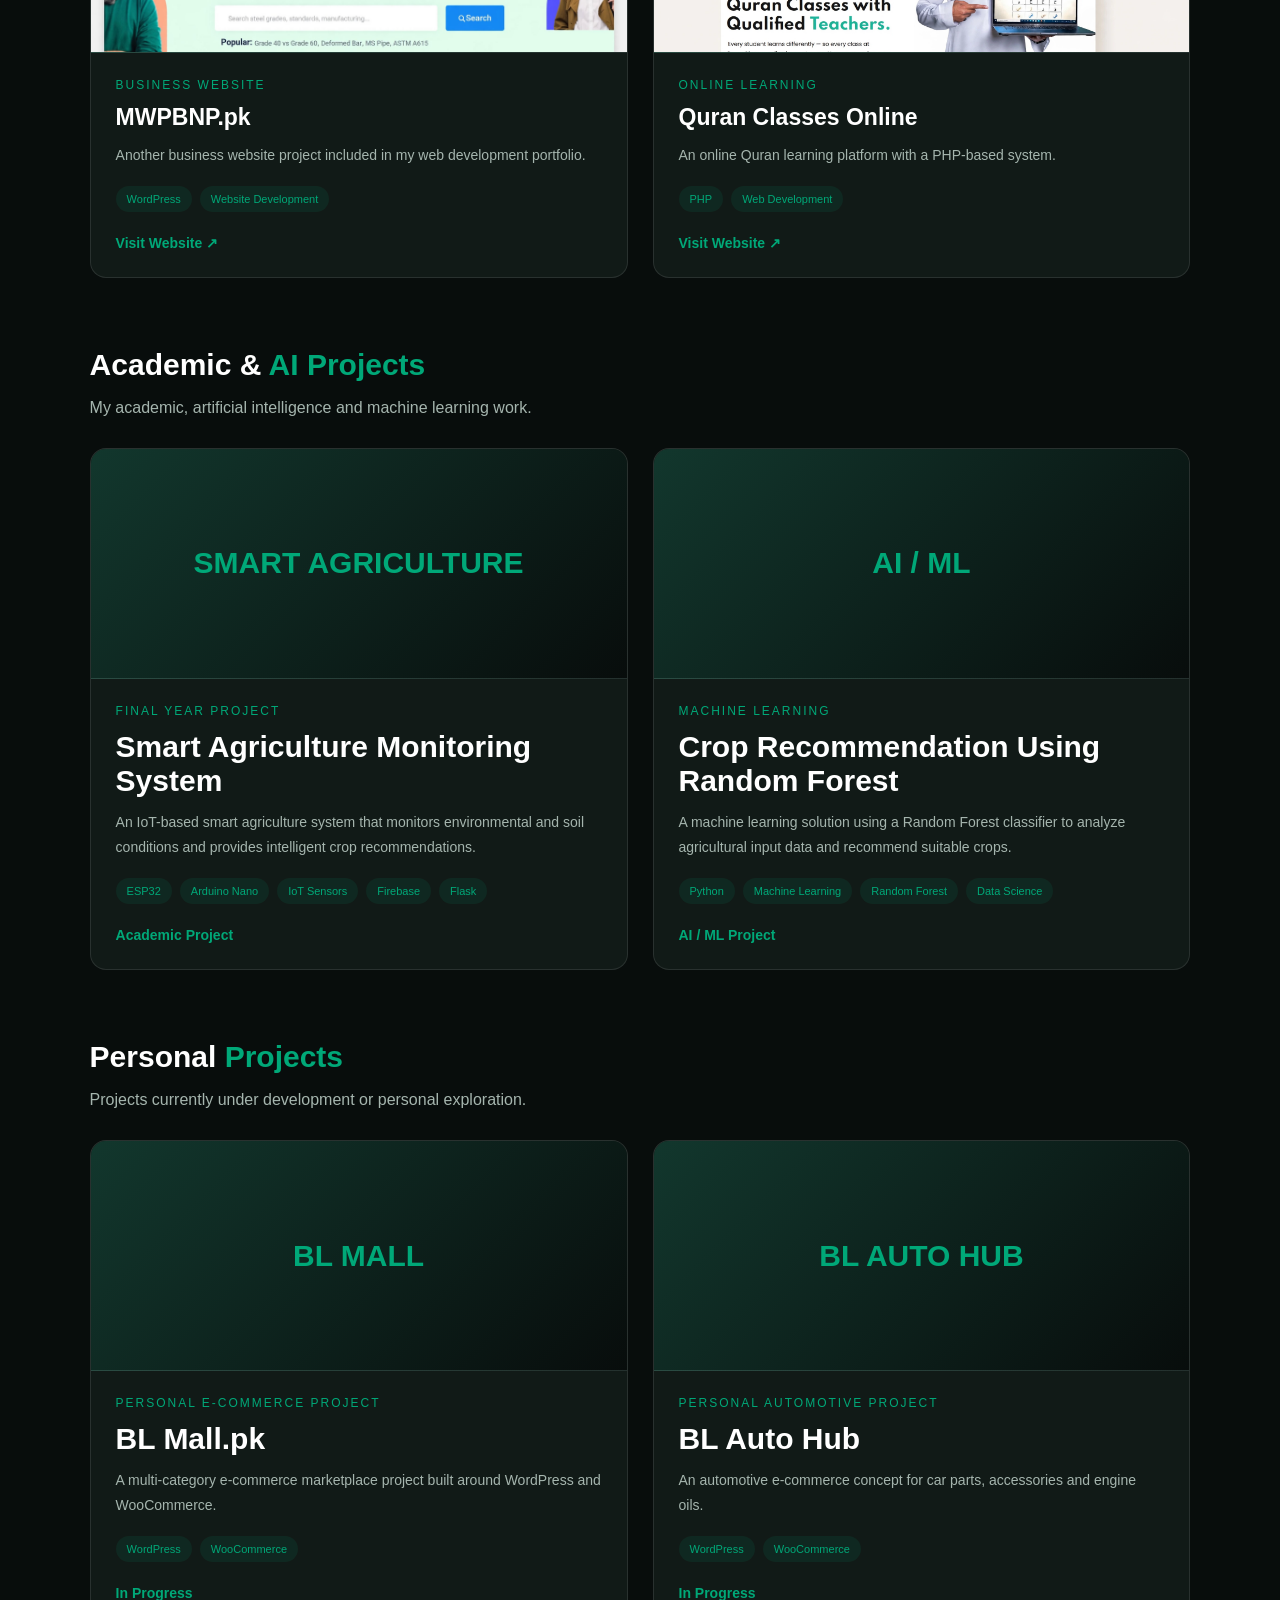
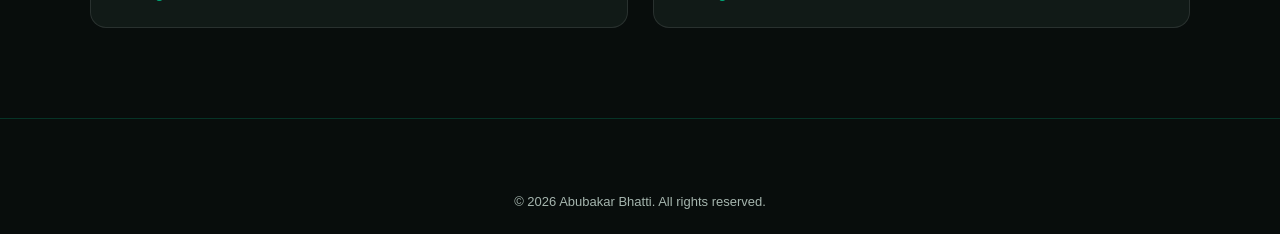
<file: projects.html>
<!DOCTYPE html>
<html lang="en">
<head>
  <meta charset="UTF-8">
  <meta name="viewport" content="width=device-width, initial-scale=1.0">
  <meta name="description" content="Explore the web development, WordPress and e-commerce projects by Hafiz Muhammad Abubakar Bhatti.">
  <title>My Projects | Abubakar Bhatti</title>
  <link rel="stylesheet" href="css/style.css">

  <style>
    .projects-hero {
      text-align: center;
      padding: 85px 7% 55px;
    }

    .projects-hero h1 {
      font-size: clamp(38px, 5vw, 60px);
      margin: 18px 0;
    }

    .projects-hero h1 span,
    .project-content h2 span {
      color: var(--green-light);
    }

    .projects-hero p {
      color: var(--muted);
      max-width: 650px;
      margin: auto;
      line-height: 1.8;
    }

    .projects-section {
      padding: 30px 7% 90px;
    }

    .projects-grid {
      display: grid;
      grid-template-columns: repeat(2, 1fr);
      gap: 25px;
    }

    .project-card {
      background: var(--surface);
      border: 1px solid var(--border);
      border-radius: 16px;
      overflow: hidden;
      transition: 0.3s;
    }

    .project-card:hover {
      transform: translateY(-6px);
      border-color: var(--green-light);
    }

    .project-visual {
      min-height: 190px;
      background: linear-gradient(135deg, #12372D, #080D0C);
      display: flex;
      align-items: center;
      justify-content: center;
      padding: 25px;
      border-bottom: 1px solid var(--border);
    }

    .project-visual span {
      font-size: 36px;
      font-weight: 800;
      color: var(--green-light);
      text-align: center;
    }

    .project-content {
      padding: 25px;
    }

    .project-category {
      color: var(--green-light);
      font-size: 12px;
      letter-spacing: 2px;
      margin-bottom: 12px;
      text-transform: uppercase;
    }

    .project-content h2 {
      font-size: 23px;
      margin-bottom: 12px;
    }

    .project-content p {
      color: var(--muted);
      line-height: 1.8;
      font-size: 14px;
      margin-bottom: 18px;
    }

    .project-tags {
      display: flex;
      gap: 8px;
      flex-wrap: wrap;
      margin-bottom: 22px;
    }

    .project-tags span {
      font-size: 11px;
      padding: 7px 11px;
      background: rgba(0,168,120,0.10);
      color: var(--green-light);
      border-radius: 20px;
    }

/* Project Images Styling */

.project-visual {
    width: 100%;
    height: 230px;
    min-height: 230px;
    padding: 0;
    overflow: hidden;
    position: relative;
    background: linear-gradient(135deg, #12372D, #080D0C);
    border-bottom: 1px solid var(--border);
}

.project-visual img {
    display: block;
    width: 100%;
    height: 100%;
    object-fit: cover;
    object-position: top center;
    transition: transform 0.4s ease;
}

.project-card:hover .project-visual img {
    transform: scale(1.04);
}

/* Academic and Personal Project Text */

.project-visual span {
    font-size: 30px;
    font-weight: 800;
    color: var(--green-light);
    text-align: center;
}

/* Tablet and Mobile */

@media (max-width: 750px) {
    .project-visual {
        height: 210px;
        min-height: 210px;
    }
}

@media (max-width: 480px) {
    .project-visual {
        height: 185px;
        min-height: 185px;
    }

    .project-visual span {
        font-size: 24px;
    }
}


    .project-link {
      color: var(--green-light);
      font-size: 14px;
      font-weight: bold;
    }

    .project-link:hover {
      text-decoration: underline;
    }

    .personal-projects {
      margin-top: 70px;
    }

    .personal-projects h2 {
      font-size: 30px;
      margin-bottom: 12px;
    }

    .personal-projects > p {
      color: var(--muted);
      margin-bottom: 25px;
      line-height: 1.8;
    }

    @media (max-width: 750px) {
      .projects-grid {
        grid-template-columns: 1fr;
      }

      .projects-section {
        padding-left: 6%;
        padding-right: 6%;
      }
    }
  </style>
</head>

<body>

  <header class="site-header">
    <a class="logo" href="index.html">AB<span>.</span></a>

    <nav class="navigation">
      <a href="index.html">Home</a>
      <a href="about.html">About</a>
      <a class="active" href="projects.html">Projects</a>
      <a href="experience.html">Experience</a>
      <a href="services.html">Services</a>
      <a href="contact.html">Contact</a>
    </nav>

    <a class="header-btn" href="contact.html">Let's Talk ↗</a>

    <button class="menu-btn" aria-label="Toggle menu" aria-expanded="false">
      ☰
    </button>
  </header>

  <main>

    <section class="projects-hero">
      <p class="eyebrow">MY PORTFOLIO</p>
      <h1>Featured <span>Projects</span></h1>
      <p>
        A selection of websites, e-commerce platforms and
        development projects I have worked on.
      </p>
    </section>

    <section class="projects-section">

      <div class="projects-grid">

        <!-- Project 1 -->
        <article class="project-card">
          <div class="project-visual">
              <img src="images/project-mwp.jpg" alt="MWP Website">
          </div>
          <div class="project-content">
            <div class="project-category">Business Website</div>
            <h2>MWP</h2>
            <p>
              A business website project focused on presenting
              services and providing an online business presence.
            </p>
            <div class="project-tags">
              <span>WordPress</span>
              <span>Web Development</span>
            </div>
            <a class="project-link" href="https://mwp.com.pk/" target="_blank" rel="noopener noreferrer">
              Visit Website ↗
            </a>
          </div>
        </article>

        <!-- Project 2 -->
        <article class="project-card">
          <div class="project-visual">
              <img src="images/project-pkmall.jpg" alt="MWP Website">
          </div>
          <div class="project-content">
            <div class="project-category">E-commerce</div>
            <h2>PKMALL</h2>
            <p>
              An online shopping platform with product listings,
              wholesale shops and customized shopping features.
            </p>
            <div class="project-tags">
              <span>WooCommerce</span>
              <span>WordPress</span>
              <span>SEO</span>
            </div>
            <a class="project-link" href="https://pkmall.pk/" target="_blank" rel="noopener noreferrer">
              Visit Website ↗
            </a>
          </div>
        </article>

        <!-- Project 3 -->
        <article class="project-card">
          <div class="project-visual">
              <img src="images/project-crystalwebeasy.jpg" alt="MWP Website">
          </div>
          <div class="project-content">
            <div class="project-category">Web Development</div>
            <h2>Crystal Web Easy</h2>
            <p>
              A web development business website project
              focused on online services and digital presence.
            </p>
            <div class="project-tags">
              <span>WordPress</span>
              <span>Website Design</span>
            </div>
            <a class="project-link" href="https://crystalwebeasy.com/" target="_blank" rel="noopener noreferrer">
              Visit Website ↗
            </a>
          </div>
        </article>

        <!-- Project 4 -->
        <article class="project-card">
          <div class="project-visual">
              <img src="images/project-mwpbnp.jpg" alt="MWP Website">
          </div>
          <div class="project-content">
            <div class="project-category">Business Website</div>
            <h2>MWPBNP</h2>
            <p>
              A business website included in my professional
              web development project experience.
            </p>
            <div class="project-tags">
              <span>WordPress</span>
              <span>Web Development</span>
            </div>
            <a class="project-link" href="https://mwpbnp.com/" target="_blank" rel="noopener noreferrer">
              Visit Website ↗
            </a>
          </div>
        </article>

        <!-- Project 5 -->
        <article class="project-card">
          <div class="project-visual">
              <img src="images/project-mwpbnp-pk.jpg" alt="MWP Website">
          </div>
          <div class="project-content">
            <div class="project-category">Business Website</div>
            <h2>MWPBNP.pk</h2>
            <p>
              Another business website project included in
              my web development portfolio.
            </p>
            <div class="project-tags">
              <span>WordPress</span>
              <span>Website Development</span>
            </div>
            <a class="project-link" href="https://mwpbnp.pk/" target="_blank" rel="noopener noreferrer">
              Visit Website ↗
            </a>
          </div>
        </article>

        <!-- Project 6 -->
        <article class="project-card">
          <div class="project-visual">
              <img src="images/project-quranclasses.png" alt="MWP Website">
          </div>
          <div class="project-content">
            <div class="project-category">Online Learning</div>
            <h2>Quran Classes Online</h2>
            <p>
              An online Quran learning platform with a
              PHP-based system.
            </p>
            <div class="project-tags">
              <span>PHP</span>
              <span>Web Development</span>
            </div>
            <a class="project-link" href="https://quranclasses.online/" target="_blank" rel="noopener noreferrer">
              Visit Website ↗
            </a>
          </div>
        </article>

      </div>

<!-- Academic & AI Projects -->
<div class="personal-projects">

  <h2>Academic & <span style="color:var(--green-light)">AI Projects</span></h2>

  <p>My academic, artificial intelligence and machine learning work.</p>

  <div class="projects-grid">

    <article class="project-card">
      <div class="project-visual">
        <span>SMART AGRICULTURE</span>
      </div>

      <div class="project-content">
        <div class="project-category">Final Year Project</div>
        <h2>Smart Agriculture Monitoring System</h2>

        <p>
          An IoT-based smart agriculture system that monitors
          environmental and soil conditions and provides
          intelligent crop recommendations.
        </p>

        <div class="project-tags">
          <span>ESP32</span>
          <span>Arduino Nano</span>
          <span>IoT Sensors</span>
          <span>Firebase</span>
          <span>Flask</span>
        </div>

        <span class="project-link">Academic Project</span>
      </div>
    </article>

    <article class="project-card">
      <div class="project-visual">
        <span>AI / ML</span>
      </div>

      <div class="project-content">
        <div class="project-category">Machine Learning</div>
        <h2>Crop Recommendation Using Random Forest</h2>

        <p>
          A machine learning solution using a Random Forest
          classifier to analyze agricultural input data and
          recommend suitable crops.
        </p>

        <div class="project-tags">
          <span>Python</span>
          <span>Machine Learning</span>
          <span>Random Forest</span>
          <span>Data Science</span>
        </div>

        <span class="project-link">AI / ML Project</span>
      </div>
    </article>

  </div>
</div>


      <!-- Personal Projects -->
      <div class="personal-projects">
        <h2>Personal <span style="color:var(--green-light)">Projects</span></h2>
        <p>Projects currently under development or personal exploration.</p>

        <div class="projects-grid">

          <article class="project-card">
            <div class="project-visual">
              <span>BL MALL</span>
            </div>
            <div class="project-content">
              <div class="project-category">Personal E-commerce Project</div>
              <h2>BL Mall.pk</h2>
              <p>
                A multi-category e-commerce marketplace project
                built around WordPress and WooCommerce.
              </p>
              <div class="project-tags">
                <span>WordPress</span>
                <span>WooCommerce</span>
              </div>
              <span class="project-link">In Progress</span>
            </div>
          </article>

          <article class="project-card">
            <div class="project-visual">
              <span>BL AUTO HUB</span>
            </div>
            <div class="project-content">
              <div class="project-category">Personal Automotive Project</div>
              <h2>BL Auto Hub</h2>
              <p>
                An automotive e-commerce concept for car parts,
                accessories and engine oils.
              </p>
              <div class="project-tags">
                <span>WordPress</span>
                <span>WooCommerce</span>
              </div>
              <span class="project-link">In Progress</span>
            </div>
          </article>

        </div>
      </div>

    </section>

  </main>

  <footer class="site-footer">
    <p>© 2026 Abubakar Bhatti. All rights reserved.</p>
  </footer>

  <script src="js/main.js"></script>

</body>
</html>
</file>
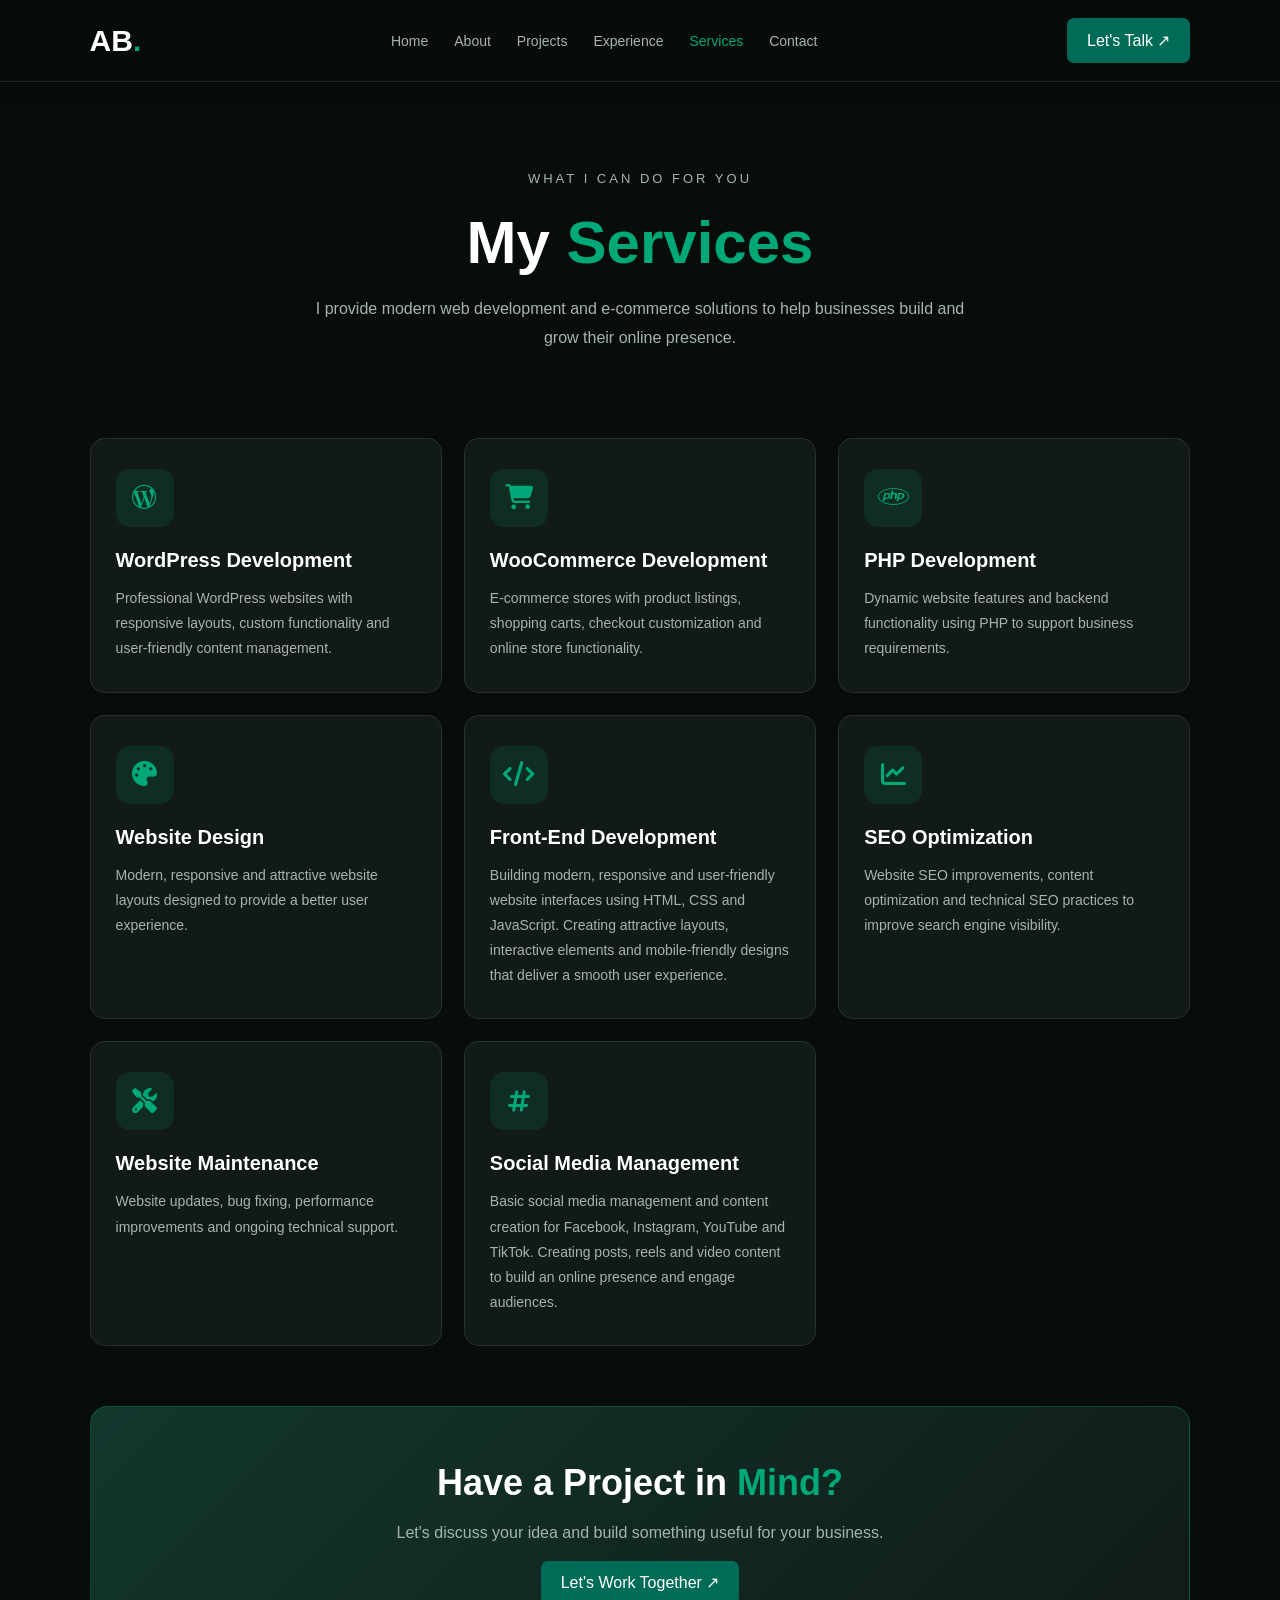
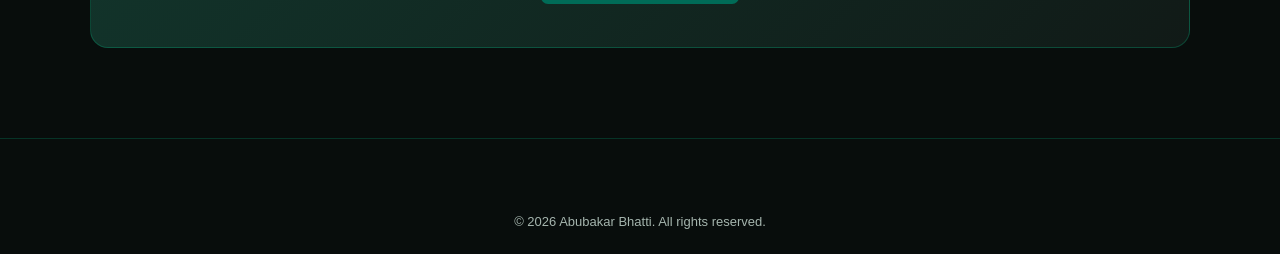
<file: services.html>
<!DOCTYPE html>
<html lang="en">
<head>
  <meta charset="UTF-8">
  <meta name="viewport" content="width=device-width, initial-scale=1.0">
  <meta name="description" content="Web development, WordPress, WooCommerce and SEO services by Abubakar Bhatti.">
  <title>Services | Abubakar Bhatti</title>
  <link rel="stylesheet" href="css/style.css">

  <!-- Font Awesome Icons -->
  <link rel="stylesheet"
    href="https://cdnjs.cloudflare.com/ajax/libs/font-awesome/6.5.2/css/all.min.css">

  <style>
    .services-hero {
      text-align: center;
      padding: 85px 7% 55px;
    }

    .services-hero h1 {
      font-size: clamp(38px, 5vw, 60px);
      margin: 18px 0;
    }

    .services-hero h1 span {
      color: var(--green-light);
    }

    .services-hero p {
      max-width: 650px;
      margin: auto;
      color: var(--muted);
      line-height: 1.8;
    }

    .services-section {
      padding: 30px 7% 90px;
    }

    .services-grid {
      display: grid;
      grid-template-columns: repeat(3, 1fr);
      gap: 22px;
    }

    .service-card {
      background: var(--surface);
      border: 1px solid var(--border);
      border-radius: 15px;
      padding: 30px 25px;
      transition: 0.3s ease;
    }

    .service-card:hover {
      transform: translateY(-7px);
      border-color: var(--green-light);
      box-shadow: 0 12px 30px rgba(0,168,120,0.08);
    }

    .service-icon {
      width: 58px;
      height: 58px;
      display: flex;
      align-items: center;
      justify-content: center;
      border-radius: 14px;
      background: rgba(0,168,120,0.13);
      color: var(--green-light);
      font-size: 25px;
      margin-bottom: 22px;
      transition: 0.3s ease;
    }

    .service-card:hover .service-icon {
      transform: scale(1.12);
      background: rgba(0,168,120,0.23);
    }

    .service-card h2 {
      font-size: 20px;
      margin-bottom: 14px;
    }

    .service-card p {
      color: var(--muted);
      font-size: 14px;
      line-height: 1.8;
    }

    .service-cta {
      margin-top: 60px;
      text-align: center;
      padding: 55px 25px;
      background: linear-gradient(135deg, #12372D, #111A17);
      border: 1px solid rgba(0,168,120,0.3);
      border-radius: 18px;
    }

    .service-cta h2 {
      font-size: clamp(25px, 4vw, 36px);
      margin-bottom: 15px;
    }

    .service-cta h2 span {
      color: var(--green-light);
    }

    .service-cta p {
      color: var(--muted);
      margin-bottom: 25px;
      line-height: 1.8;
    }

    @media (max-width: 850px) {
      .services-grid {
        grid-template-columns: repeat(2, 1fr);
      }
    }

    @media (max-width: 550px) {
      .services-grid {
        grid-template-columns: 1fr;
      }

      .services-section {
        padding-left: 6%;
        padding-right: 6%;
      }
    }
  </style>
</head>

<body>

  <!-- Header -->
  <header class="site-header">
    <a class="logo" href="index.html">AB<span>.</span></a>

    <nav class="navigation">
      <a href="index.html">Home</a>
      <a href="about.html">About</a>
      <a href="projects.html">Projects</a>
      <a href="experience.html">Experience</a>
      <a class="active" href="services.html">Services</a>
      <a href="contact.html">Contact</a>
    </nav>

    <a class="header-btn" href="contact.html">Let's Talk ↗</a>

    <button class="menu-btn"
      aria-label="Toggle menu"
      aria-expanded="false"
      type="button">
      ☰
    </button>
  </header>

  <main>

    <!-- Services Hero -->
    <section class="services-hero">
      <p class="eyebrow">WHAT I CAN DO FOR YOU</p>

      <h1>My <span>Services</span></h1>

      <p>
        I provide modern web development and e-commerce
        solutions to help businesses build and grow their
        online presence.
      </p>
    </section>

    <!-- Services Cards -->
    <section class="services-section">

      <div class="services-grid">

        <!-- 1. WordPress -->
        <article class="service-card">
          <div class="service-icon">
            <i class="fa-brands fa-wordpress-simple"></i>
          </div>

          <h2>WordPress Development</h2>

          <p>
            Professional WordPress websites with responsive
            layouts, custom functionality and user-friendly
            content management.
          </p>
        </article>

        <!-- 2. WooCommerce -->
        <article class="service-card">
          <div class="service-icon">
            <i class="fa-solid fa-cart-shopping"></i>
          </div>

          <h2>WooCommerce Development</h2>

          <p>
            E-commerce stores with product listings,
            shopping carts, checkout customization and
            online store functionality.
          </p>
        </article>

        <!-- 3. PHP -->
        <article class="service-card">
          <div class="service-icon">
            <i class="fa-brands fa-php"></i>
          </div>

          <h2>PHP Development</h2>

          <p>
            Dynamic website features and backend functionality
            using PHP to support business requirements.
          </p>
        </article>

        <!-- 4. Website Design -->
        <article class="service-card">
          <div class="service-icon">
            <i class="fa-solid fa-palette"></i>
          </div>

          <h2>Website Design</h2>

          <p>
            Modern, responsive and attractive website layouts
            designed to provide a better user experience.
          </p>
        </article>

        <!-- 5. Front-End Development -->
        <article class="service-card">
          <div class="service-icon">
            <i class="fa-solid fa-code"></i>
          </div>

          <h2>Front-End Development</h2>

          <p>
            Building modern, responsive and user-friendly website
            interfaces using HTML, CSS and JavaScript. Creating
            attractive layouts, interactive elements and mobile-friendly
            designs that deliver a smooth user experience.
          </p>
        </article>

        <!-- 6. SEO -->
        <article class="service-card">
          <div class="service-icon">
            <i class="fa-solid fa-chart-line"></i>
          </div>

          <h2>SEO Optimization</h2>

          <p>
            Website SEO improvements, content optimization
            and technical SEO practices to improve search
            engine visibility.
          </p>
        </article>

        <!-- 7. Website Maintenance -->
        <article class="service-card">
          <div class="service-icon">
            <i class="fa-solid fa-screwdriver-wrench"></i>
          </div>

          <h2>Website Maintenance</h2>

          <p>
            Website updates, bug fixing, performance
            improvements and ongoing technical support.
          </p>
        </article>

        <!-- 8. Social Media -->
        <article class="service-card">
          <div class="service-icon">
            <i class="fa-solid fa-hashtag"></i>
          </div>

          <h2>Social Media Management</h2>

          <p>
            Basic social media management and content creation
            for Facebook, Instagram, YouTube and TikTok.
            Creating posts, reels and video content to build
            an online presence and engage audiences.
          </p>
        </article>

      </div>

      <!-- Call To Action -->
      <div class="service-cta">

        <h2>Have a Project in <span>Mind?</span></h2>

        <p>
          Let's discuss your idea and build something useful
          for your business.
        </p>

        <a class="primary-btn" href="contact.html">
          Let's Work Together ↗
        </a>

      </div>

    </section>

  </main>

  <!-- Footer -->
  <footer class="site-footer">
    <p>© 2026 Abubakar Bhatti. All rights reserved.</p>
  </footer>

  <script src="js/main.js"></script>

</body>
</html>
</file>
<file: css/style.css>
:root {
    --bg: #080D0C;
    --surface: #111A17;
    --green: #006B57;
    --green-light: #00A878;
    --white: #FFFFFF;
    --muted: #A5B5AE;
    --border: rgba(255,255,255,0.10);
}

/* RESET */

* {
    margin: 0;
    padding: 0;
    box-sizing: border-box;
}

html {
    scroll-behavior: smooth;
    scroll-padding-top: 90px;
}

body {
    background: var(--bg);
    color: var(--white);
    font-family: Arial, sans-serif;
}

a {
    color: inherit;
    text-decoration: none;
}


/* HEADER - STICKY */

.site-header {
    min-height: 82px;
    padding: 0 7%;

    display: flex;
    align-items: center;
    justify-content: space-between;

    position: sticky;
    top: 0;
    left: 0;
    width: 100%;
    z-index: 9999;

    background: rgba(8, 13, 12, 0.96);
    backdrop-filter: blur(12px);
    -webkit-backdrop-filter: blur(12px);

    border-bottom: 1px solid var(--border);

    box-shadow: 0 4px 20px rgba(0, 0, 0, 0.15);

    transition: background 0.3s ease,
                box-shadow 0.3s ease;
}


/* LOGO */

.logo {
    font-size: 30px;
    font-weight: 800;
    flex-shrink: 0;
}

.logo span,
.hero h1 span {
    color: var(--green-light);
}


/* NAVIGATION */

.navigation {
    display: flex;
    align-items: center;
    gap: 26px;
}

.navigation a {
    color: var(--muted);
    font-size: 14px;
    transition: color 0.3s ease;
}

.navigation a:hover,
.navigation a.active {
    color: var(--green-light);
}


/* HEADER BUTTON */

.header-btn,
.primary-btn {
    background: var(--green);
    color: var(--white);
    padding: 13px 20px;
    border-radius: 7px;
}


/* MOBILE MENU BUTTON */

.menu-btn {
    display: none;
    background: none;
    color: white;
    border: 0;
    font-size: 25px;
    cursor: pointer;
}


/* HERO SECTION */

.hero {
    min-height: 78vh;
    padding: 90px 10%;

    display: grid;
    grid-template-columns: 1.2fr 0.8fr;

    align-items: center;
    gap: 60px;
}

.eyebrow {
    color: var(--green-light);
    letter-spacing: 3px;
    font-size: 13px;
    margin-bottom: 25px;
}

.status-dot {
    display: inline-block;
    width: 8px;
    height: 8px;
    background: var(--green-light);
    border-radius: 50%;
    margin-right: 8px;
}

.hero h1 {
    font-size: clamp(42px, 5.5vw, 70px);
    line-height: 1.12;
    margin-bottom: 25px;
}

.hero-description {
    color: var(--muted);
    max-width: 530px;
    line-height: 1.9;
    margin-bottom: 30px;
}

.hero-actions {
    display: flex;
    gap: 15px;
    flex-wrap: wrap;
}

.secondary-btn {
    padding: 13px 20px;
    border: 1px solid var(--border);
    border-radius: 7px;
}

.hero-meta {
    display: flex;
    gap: 20px;
    flex-wrap: wrap;
    margin-top: 45px;
    color: var(--muted);
    font-size: 13px;
}


/* PROFILE IMAGE */

.hero-visual {
    position: relative;
    width: 100%;
}

.profile-placeholder {
    width: 100%;
    height: 450px;
    min-height: 0;

    overflow: hidden;

    background: linear-gradient(145deg, #12372D, #111A17);

    border: 1px solid rgba(0,168,120,0.3);
    border-radius: 24px;

    display: flex;
    flex-direction: column;
    align-items: center;
    justify-content: center;
}

.profile-placeholder span {
    font-size: 100px;
    font-weight: 800;
    color: var(--green-light);
}

.profile-placeholder p {
    color: var(--muted);
    letter-spacing: 2px;
    font-size: 11px;
}

.hero-photo {
    width: 100%;
    height: 100%;
    object-fit: cover;
    object-position: center 20%;
    display: block;
    border-radius: 24px;
}


/* FLOATING CARD */

.floating-card {
    display: inline-block;
    position: relative;
    z-index: 2;

    background: var(--surface);
    border: 1px solid var(--border);

    padding: 15px;
    border-radius: 10px;

    margin-top: 15px;
    font-size: 13px;
}


/* FOOTER */

.site-footer {
    border-top: 1px solid var(--border);
    padding: 25px 7%;
    color: var(--muted);
    text-align: center;
    font-size: 13px;
}


/* TABLET RESPONSIVE */

@media (max-width: 900px) {

    .navigation {
        gap: 12px;
    }

    .hero {
        padding: 65px 6%;
        gap: 30px;
    }

}


/* MOBILE RESPONSIVE */

@media (max-width: 700px) {

    .site-header {
        min-height: 72px;
        padding: 18px 5%;
        flex-wrap: wrap;
    }

    .navigation {
        display: none;
        width: 100%;
        flex-direction: column;
        align-items: flex-start;
        gap: 18px;
        padding: 20px 0;
    }

    .navigation.active {
        display: flex;
    }

    .header-btn {
        display: none;
    }

    .menu-btn {
        display: block;
    }

    .hero {
        grid-template-columns: 1fr;
        padding: 60px 6%;
    }

    .profile-placeholder {
        height: 280px;
        min-height: 280px;
    }

}


/* SMALL MOBILE */

@media (max-width: 480px) {

    .logo {
        font-size: 27px;
    }

    .hero h1 {
        font-size: 40px;
    }

    .site-footer {
        padding: 22px 5%;
    }

}

/* PREMIUM FOOTER */

.site-footer {
    background: #080D0C;
    padding: 75px 7% 25px;
    border-top: 1px solid rgba(0,168,120,0.25);
}

.footer-container {
    max-width: 1250px;
    margin: auto;
}

.footer-top {
    display: grid;
    grid-template-columns: 2fr 1fr 1fr;
    gap: 65px;
    padding-bottom: 55px;
}

.footer-logo {
    display: inline-block;
    color: #FFFFFF;
    font-size: 36px;
    font-weight: 800;
    text-decoration: none;
    margin-bottom: 25px;
}

.footer-logo span {
    color: #00A878;
}

.footer-brand h2 {
    color: #FFFFFF;
    font-size: 32px;
    line-height: 1.3;
    margin-bottom: 18px;
}

.footer-brand h2 span {
    color: #00A878;
}

.footer-brand p {
    color: #A5B5AE;
    max-width: 390px;
    line-height: 1.8;
    font-size: 14px;
}

.footer-column {
    display: flex;
    flex-direction: column;
    gap: 15px;
}

.footer-column h3 {
    color: #FFFFFF;
    font-size: 17px;
    margin: 12px 0;
}

.footer-column a {
    color: #A5B5AE;
    text-decoration: none;
    font-size: 14px;
    transition: 0.3s ease;
}

.footer-column a:hover {
    color: #00A878;
    transform: translateX(5px);
}

.footer-bottom {
    border-top: 1px solid rgba(255,255,255,0.10);
    padding-top: 22px;
    display: flex;
    justify-content: space-between;
    align-items: center;
    gap: 15px;
}

.footer-bottom p {
    color: #A5B5AE;
    font-size: 13px;
}

.footer-bottom a {
    color: #00A878;
    text-decoration: none;
    font-size: 13px;
}

.footer-bottom a:hover {
    color: #FFFFFF;
}

/* TABLET */

@media (max-width: 850px) {
    .footer-top {
        grid-template-columns: 1fr 1fr;
        gap: 40px;
    }

    .footer-brand {
        grid-column: 1 / -1;
    }
}

/* MOBILE */

@media (max-width: 550px) {
    .site-footer {
        padding: 50px 6% 22px;
    }

    .footer-top {
        grid-template-columns: 1fr 1fr;
        gap: 30px 20px;
    }

    .footer-brand {
        grid-column: 1 / -1;
    }

    .footer-brand h2 {
        font-size: 27px;
    }

    .footer-bottom {
        flex-direction: column;
        align-items: flex-start;
    }
}
</file>
